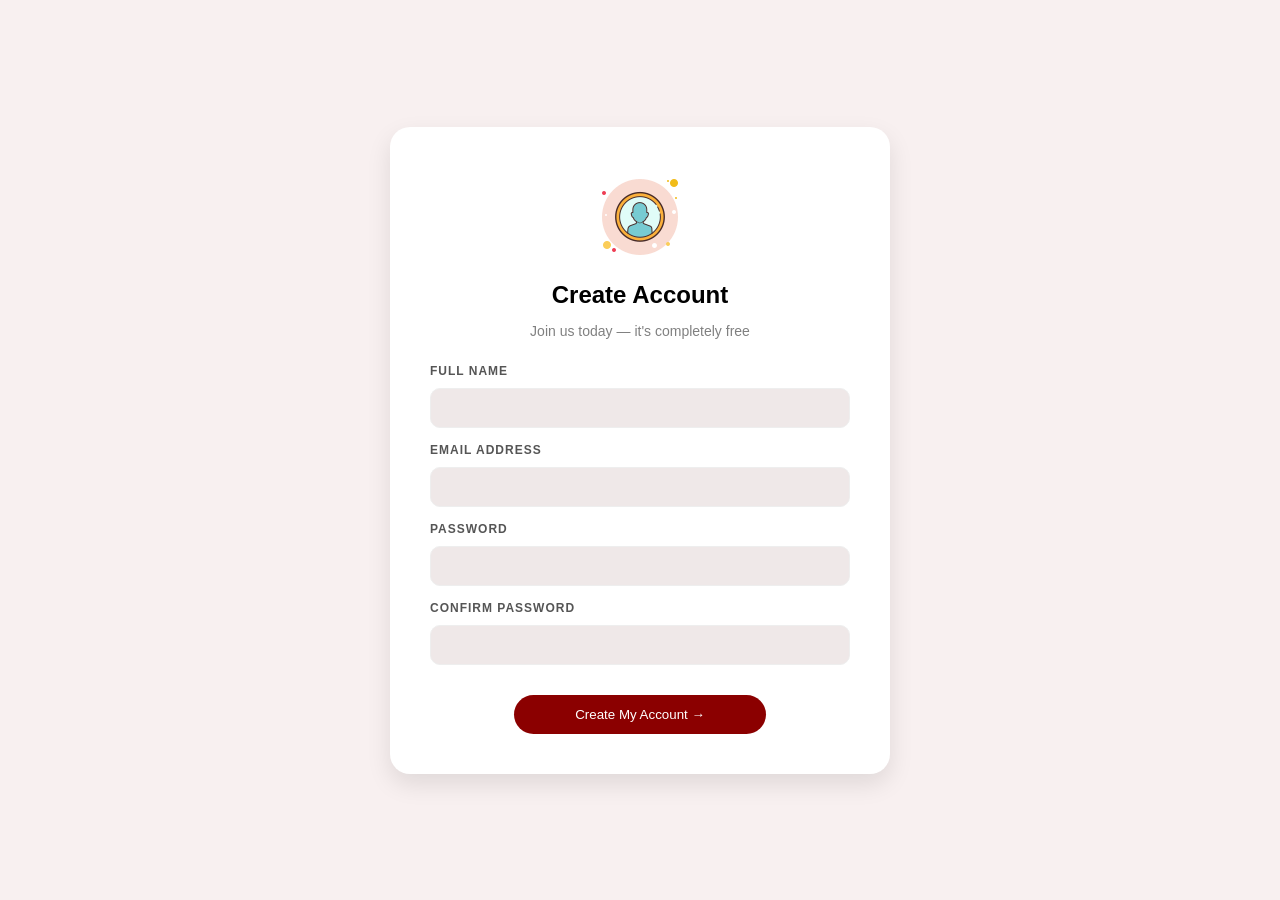
<file: pages/sign-up.html>
<!DOCTYPE html>
<html lang="en">
<head>
  <meta charset="UTF-8">
  <title>Sign Up</title>
  <link rel="stylesheet" href="../css/sign-up.css">

  <!-- Icons -->
  <link rel="stylesheet" href="https://cdnjs.cloudflare.com/ajax/libs/font-awesome/6.5.0/css/all.min.css">
</head>

<body>

  <div class="signup-container">

    <div class="icon-box">
      <img src="../images/acc-icon-sign-up.png" height="100">
    </div>

    <h2>Create Account</h2>
    <p class="sub-text">Join us today — it's completely free</p>

    <form>

  <div class="form-group">
    <label>FULL NAME</label>
    <div class="input-box">
      <input type="text" required>
    </div>
  </div>

  <div class="form-group">
    <label>EMAIL ADDRESS</label>
    <div class="input-box">
      <input type="email" required>
    </div>
  </div>

  <div class="form-group">
    <label>PASSWORD</label>
    <div class="input-box">
      <input type="password" required>
    </div>
  </div>

  <div class="form-group">
    <label>CONFIRM PASSWORD</label>
    <div class="input-box">
      <input type="password" required>
    </div>
  </div>

  <button type="submit">Create My Account →</button>

</form>
  </div>

</body>
</html>
</file>
<file: css/sign-up.css>
body{
    margin: 0;
    font-family: 'Segoe UI', sans-serif;
    background: #f8f0f0;
    display: flex;
    justify-content: center;
    align-items: center;
    height: 100vh;
}

.form-group{
    text-align: left;
    margin-bottom: 15px;
}

.form-group label{
    font-size: 12px;
    color: #555;
    font-weight: 600;
    display: block;
    margin-bottom: 5px;
    letter-spacing: 1px;
}

/* Container */
.signup-container{
    background: #fff;
    padding: 40px;
    width: 420px;
    border-radius: 20px;
    text-align: center;
    box-shadow: 0 10px 25px rgba(0,0,0,0.1);
}


/* Heading */
.signup-container h2{
    margin: 10px 0 5px;
    font-weight: 600;
}

.sub-text{
    font-size: 14px;
    color: gray;
    margin-bottom: 25px;
}

/* Input Box */
.input-box{
    display: flex;
    align-items: center;
    background: #efe8e8;
    padding: 10px;
    margin: 10px 0;
    border-radius: 10px;
    border: 1px solid #eee;
}

.input-box i{
    margin-right: 10px;
    color: #a0a0a0;
}

.input-box input{
    border: none;
    outline: none;
    background: transparent;
    width: 100%;
    font-size: 14px;
}

/* Button */
.signup-container button{
    width: 60%;
    padding: 12px;
    margin-top: 15px;
    background: #8b0000;
    color: white;
    border: none;
    border-radius: 25px;
    cursor: pointer;
    font-weight: 500;
    transition: 0.3s;
}

.signup-container button:hover{
    background: #6d0000;
}

/* Login link */
.login-link{
    margin-top: 15px;
    font-size: 14px;
}

.login-link a{
    color: #8b0000;
    text-decoration: none;
}

.login-link a:hover{
    text-decoration: underline;
}
</file>
